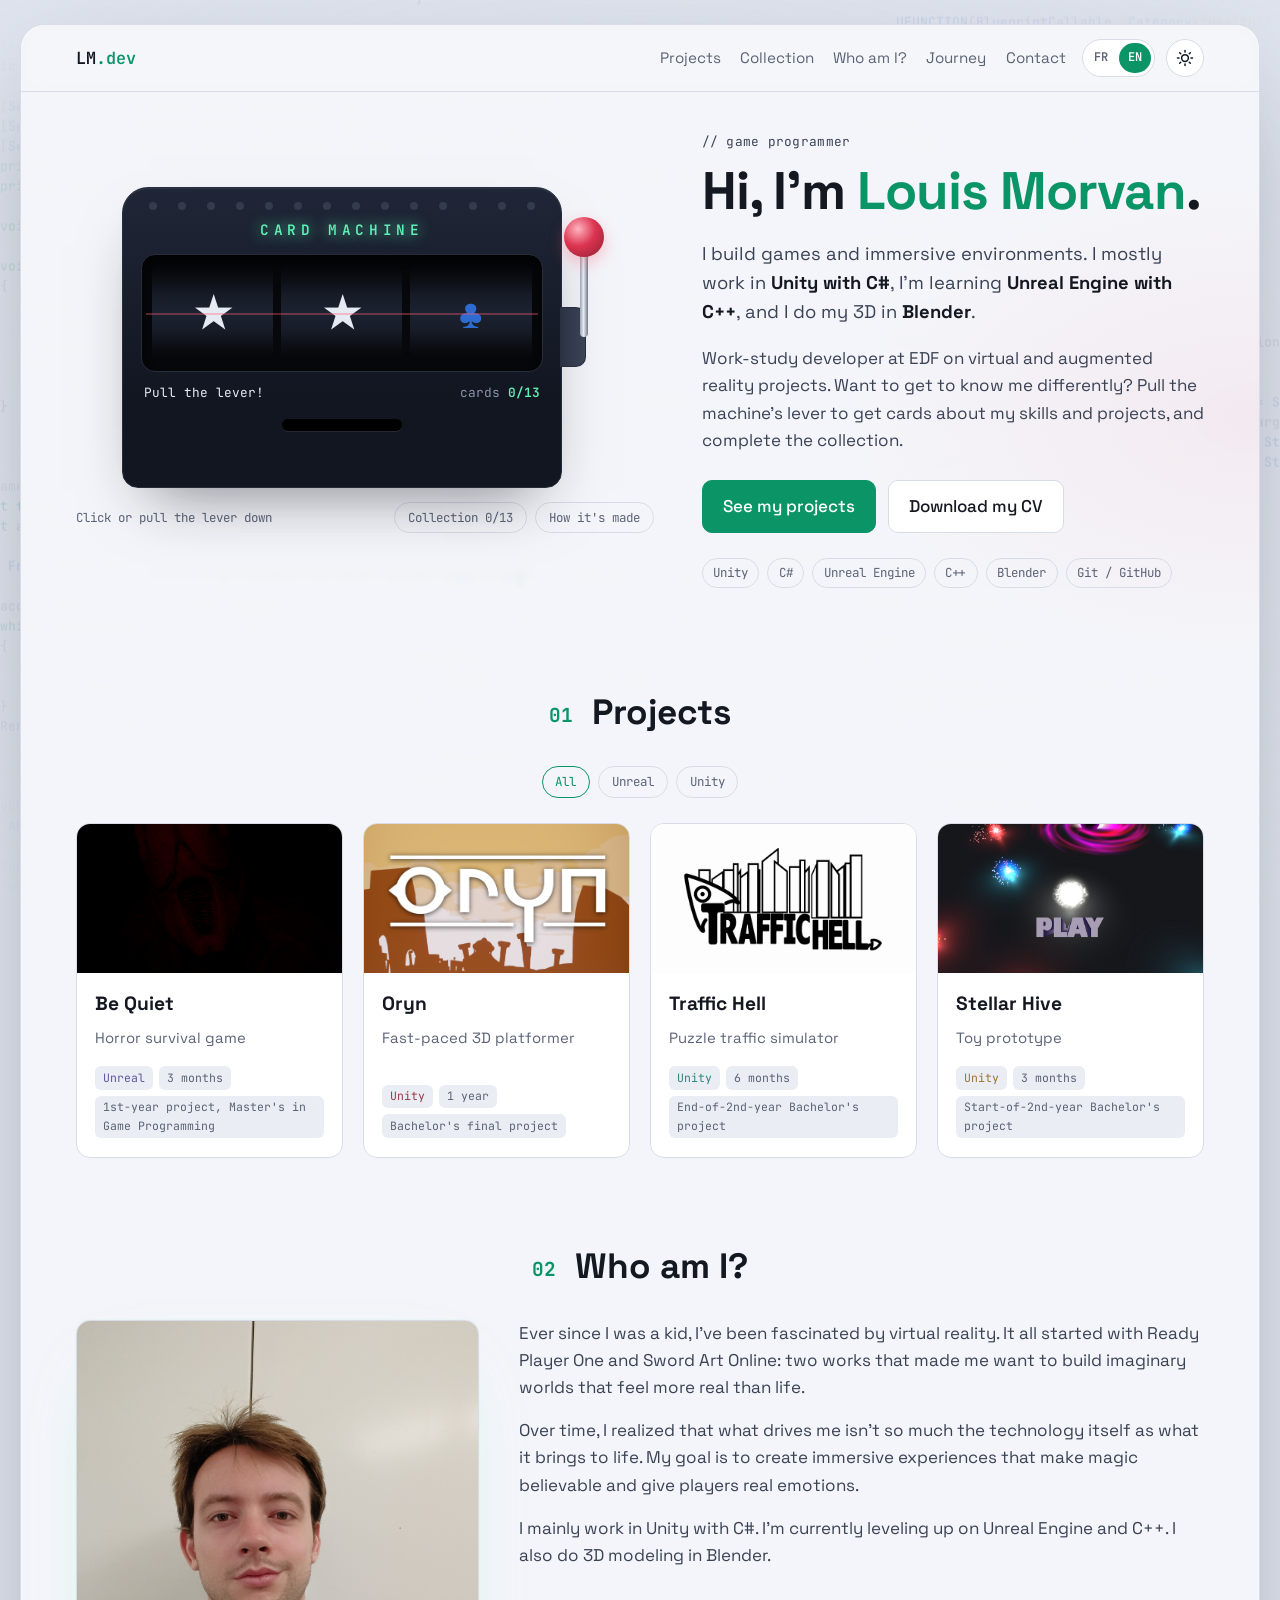
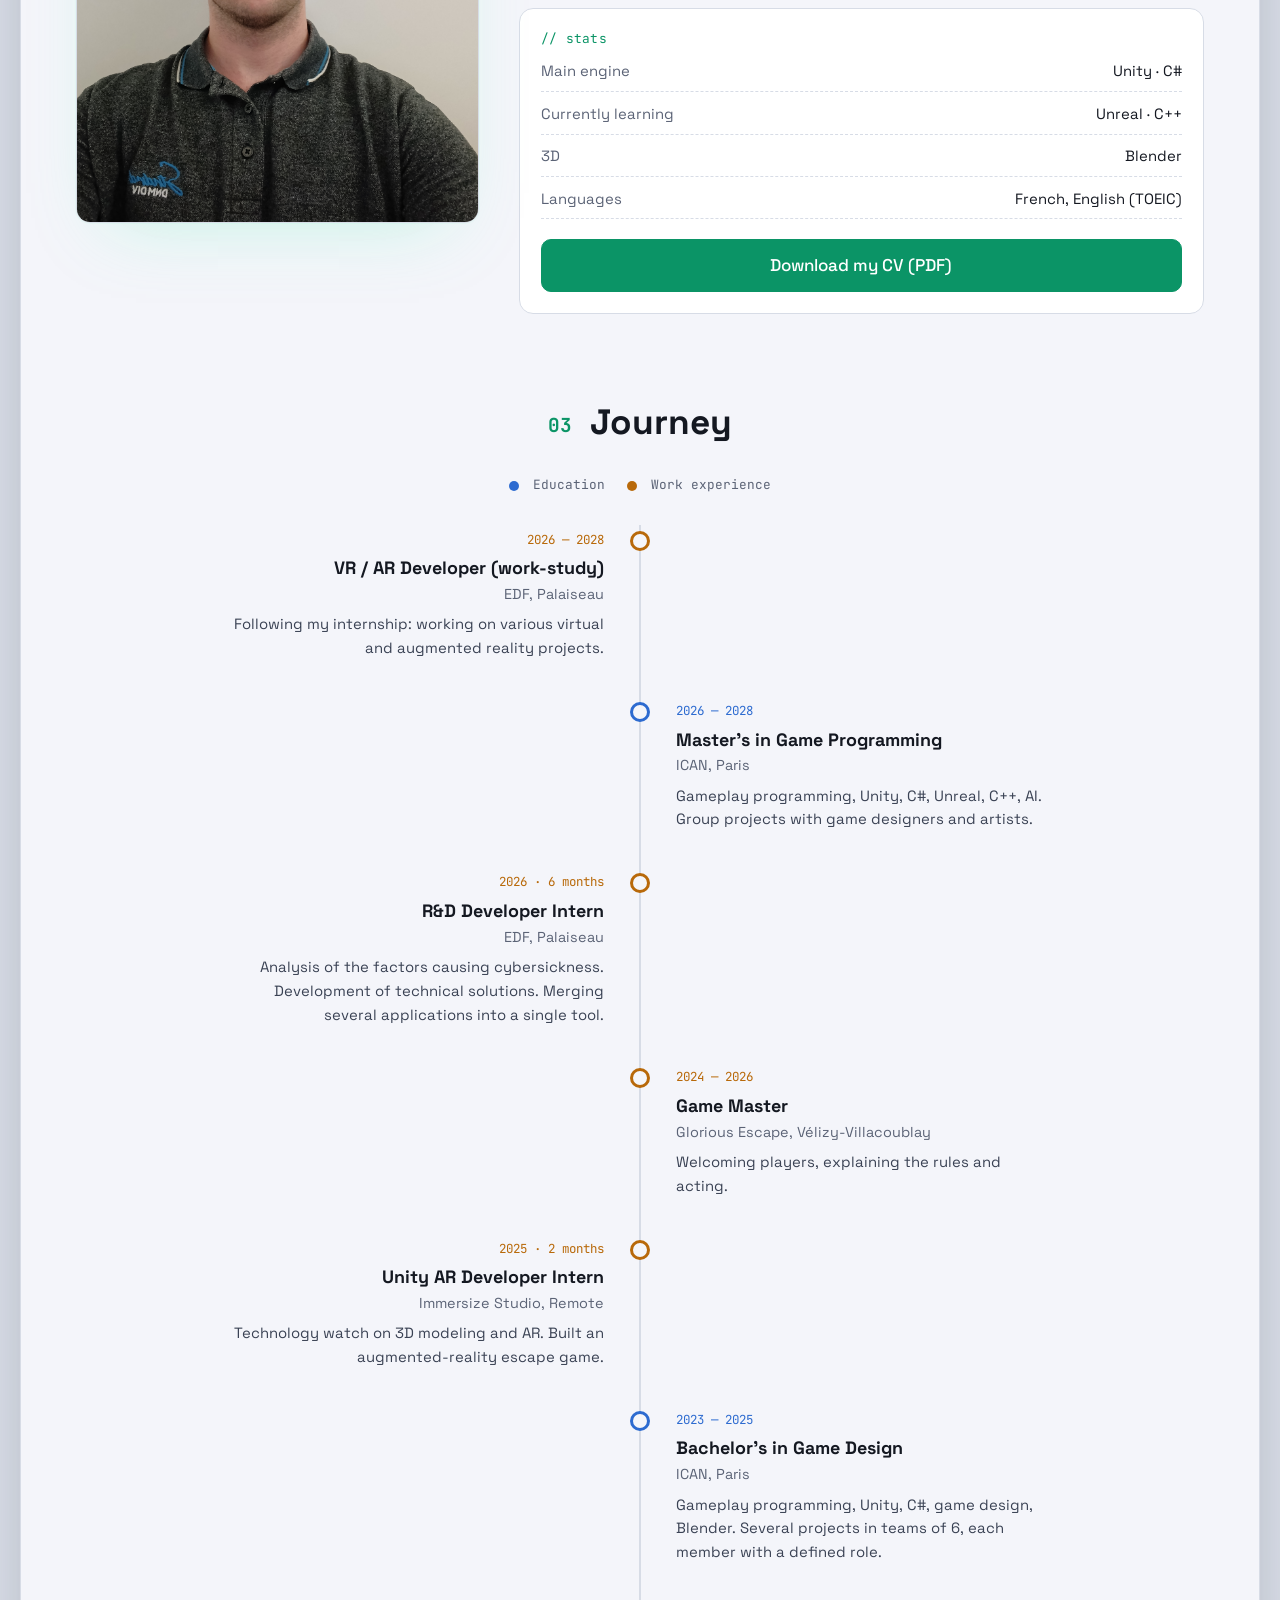
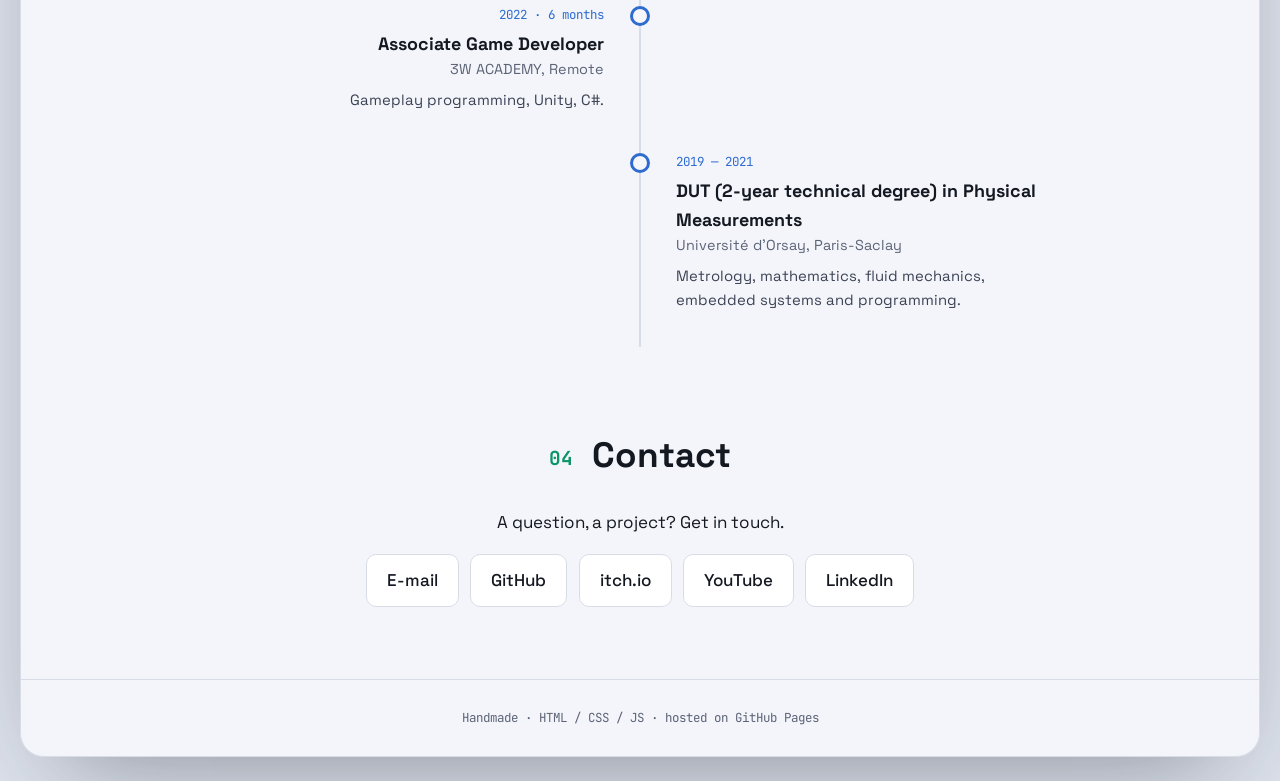
<file: index.html>
<!doctype html>
<html lang="fr" data-title-key="meta.title.home">
<head>
  <meta charset="utf-8">
  <meta name="viewport" content="width=device-width, initial-scale=1">
  <title>Louis Morvan · Game Programmer</title>
  <meta name="description" content="Portfolio de Louis Morvan, Game Programmer (Unity / C#, Unreal / C++).">
  <link rel="preconnect" href="https://fonts.googleapis.com">
  <link rel="preconnect" href="https://fonts.gstatic.com" crossorigin>
  <link href="https://fonts.googleapis.com/css2?family=JetBrains+Mono:wght@400;600&family=Space+Grotesk:wght@400;500;700&display=swap" rel="stylesheet">
  <link rel="stylesheet" href="css/style.css">
  <script src="js/theme.js"></script>
  <script src="js/i18n.js"></script>
</head>
<body>
  <div class="frame">
  <header class="topbar">
    <a class="brand" href="index.html">LM<span>.dev</span></a>
    <div class="top-right">
      <nav>
        <a href="#projets" data-i18n="nav.projects">Projets</a>
        <a href="collection.html" data-i18n="nav.collection">Collection</a>
        <a href="#about" data-i18n="nav.about">Qui suis-je ?</a>
        <a href="#parcours" data-i18n="nav.journey">Parcours</a>
        <a href="#contact" data-i18n="nav.contact">Contact</a>
      </nav>
      <button class="lang-toggle" id="langToggle" type="button" aria-label="Switch to English">
        <span data-lang="fr">FR</span><span data-lang="en">EN</span>
      </button>
      <button class="theme-toggle" id="themeToggle" type="button" aria-label="Changer de thème" data-i18n-attr="aria-label:theme.label">
        <svg class="moon" viewBox="0 0 24 24" fill="none" stroke="currentColor" stroke-width="2" stroke-linecap="round" stroke-linejoin="round" aria-hidden="true"><path d="M21 12.8A9 9 0 1 1 11.2 3a7 7 0 0 0 9.8 9.8z"/></svg>
        <svg class="sun" viewBox="0 0 24 24" fill="none" stroke="currentColor" stroke-width="2" stroke-linecap="round" aria-hidden="true"><circle cx="12" cy="12" r="4.5"/><path d="M12 2v2M12 20v2M4.9 4.9l1.4 1.4M17.7 17.7l1.4 1.4M2 12h2M20 12h2M4.9 19.1l1.4-1.4M17.7 6.3l1.4-1.4"/></svg>
      </button>
    </div>
  </header>

  <main class="wrap">
    <!-- HERO : jeu + intro -->
    <section class="hero" id="top">
      <div class="slot-shell">
        <div class="slot-area">
          <div class="machine" id="machine" aria-label="Machine à cartes">
            <div class="m-top">
              <div class="m-lights" id="mLights" aria-hidden="true"></div>
              <p class="m-title mono">CARD&nbsp;MACHINE</p>
            </div>
            <div class="m-window" aria-hidden="true">
              <div class="reel"><div class="strip"></div></div>
              <div class="reel"><div class="strip"></div></div>
              <div class="reel"><div class="strip"></div></div>
              <div class="payline"></div>
            </div>
            <div class="m-info mono">
              <span id="slotMsg" aria-live="polite" data-i18n="slot.pull">Tirez le levier !</span>
              <span><span data-i18n="machine.cards">cartes</span> <b data-card-count>0/0</b></span>
            </div>
            <div class="m-slot" aria-hidden="true">
              <div class="m-mouth"></div>
              <div class="eject-clip"><div class="card-eject" id="cardEject"></div></div>
            </div>
          </div>
          <div class="lever" id="lever">
            <div class="lever-base" aria-hidden="true"></div>
            <div class="lever-stick" id="leverStick" aria-hidden="true"></div>
            <button class="lever-ball" id="leverBall" type="button" aria-label="Tirer le levier" data-i18n-attr="aria-label:machine.lever"></button>
          </div>
        </div>
        <div class="game-bar">
          <span class="mono muted" data-i18n="machine.hint">Cliquez ou tirez le levier vers le bas</span>
          <div class="game-buttons">
            <a class="chip" href="collection.html"><span data-i18n="machine.collection">Collection</span> <span data-card-count>0/0</span></a>
            <button class="chip" id="btnHow" type="button" aria-expanded="false" data-i18n="how.btn">Comment c'est fait</button>
          </div>
        </div>
        <div class="how" id="howPanel" hidden>
          <p class="mono label" data-i18n="how.title">// sous le capot</p>
          <ul>
            <li data-i18n-html="how.1"><b>Tirage pondéré sans remise</b> : chaque rareté a un poids, et une carte obtenue sort du tirage. Pas de doublon possible.</li>
            <li data-i18n-html="how.2"><b>Rouleaux</b> : bandes de symboles générées à chaque tirage, animées en CSS avec une courbe qui dépasse légèrement pour l'effet de rebond. Les cartes Or font durer le 3e rouleau.</li>
            <li data-i18n-html="how.3"><b>Levier</b> : glisser avec les Pointer Events, retour en ressort (<i>ease-out-back</i>) calculé à la main.</li>
            <li data-i18n-html="how.4"><b>Sauvegarde</b> de la collection dans le navigateur (localStorage).</li>
            <li data-i18n-html="how.5">Toutes les cartes sont décrites dans un seul fichier de données, comme des ScriptableObjects.</li>
          </ul>
          <p class="mono label" style="margin-top:.8rem" data-i18n="how.odds">// chances au prochain tirage</p>
          <ul class="odds" id="slotOdds"></ul>
        </div>
      </div>

      <div class="intro">
        <p class="mono label">// game programmer</p>
        <h1 data-i18n-html="hero.title">Salut, je suis <span class="accent">Louis Morvan</span>.</h1>
        <p class="lead" data-i18n-html="hero.lead">Je développe des jeux et des environnements immersifs. Je travaille surtout sur
          <b>Unity en C#</b>, j'apprends <b>Unreal Engine en C++</b>, et je fais ma 3D sur <b>Blender</b>.</p>
        <p data-i18n-html="hero.text">En alternance chez EDF sur des projets de réalité virtuelle et augmentée. Envie de me découvrir autrement ? Tirez le levier de la machine pour obtenir des cartes
          sur mes compétences et mes projets, et complétez la collection.</p>
        <div class="cta">
          <a class="btn primary" href="#projets" data-i18n="hero.projects">Voir mes projets</a>
          <a class="btn" href="assets/CV_Louis_Morvan.pdf" download data-i18n="hero.cv">Télécharger mon CV</a>
        </div>
        <ul class="tags" id="skillTags"></ul>
      </div>
    </section>

    <!-- PROJETS -->
    <section id="projets" class="section">
      <h2 class="section-title"><span class="mono">01</span> <span data-i18n="section.projects">Projets</span></h2>
      <div class="filters" id="filters" role="group" aria-label="Filtrer les projets"></div>
      <div class="cards" id="projectCards"></div>
    </section>

    <!-- QUI SUIS-JE -->
    <section id="about" class="section">
      <h2 class="section-title"><span class="mono">02</span> <span data-i18n="section.about">Qui suis-je ?</span></h2>
      <div class="about">
        <figure class="about-photo" id="aboutPhoto">
          <!-- Rempli par site.js : la photo définie dans data.js (photo: "assets/photo.jpg"), sinon un placeholder -->
        </figure>
        <div class="about-main">
        <div class="about-text" id="aboutText"></div>
        <aside class="about-card">
          <p class="mono label">// stats</p>
          <dl class="stats" id="aboutStats"></dl>
          <a class="btn primary full" href="assets/CV_Louis_Morvan.pdf" download data-i18n="about.cv">Télécharger mon CV (PDF)</a>
        </aside>
        </div>
      </div>
    </section>

    <!-- PARCOURS -->
    <section id="parcours" class="section">
      <h2 class="section-title"><span class="mono">03</span> <span data-i18n="section.journey">Parcours</span></h2>
      <div class="timeline-legend mono">
        <span><i class="dot edu"></i> <span data-i18n="journey.edu">Études</span></span>
        <span><i class="dot pro"></i> <span data-i18n="journey.pro">Expérience pro</span></span>
      </div>
      <ol class="timeline" id="timeline"></ol>
    </section>

    <!-- CONTACT -->
    <section id="contact" class="section contact">
      <h2 class="section-title"><span class="mono">04</span> <span data-i18n="section.contact">Contact</span></h2>
      <p data-i18n="contact.text">Une question, un projet ? Écrivez-moi.</p>
      <div class="links" id="contactLinks"></div>
    </section>
  </main>

  <footer class="footer mono muted" data-i18n="footer">Fait main · HTML / CSS / JS · hébergé sur GitHub Pages</footer>
  </div>

  <script>I18N.applyStatic();</script>
  <script src="js/bg.js"></script>

  <script src="js/data.js"></script>
  <script src="js/data.en.js"></script>
  <script src="js/site.js"></script>
  <script src="js/cards.js"></script>
  <script src="js/slots.js"></script>
</body>
</html>
</file>
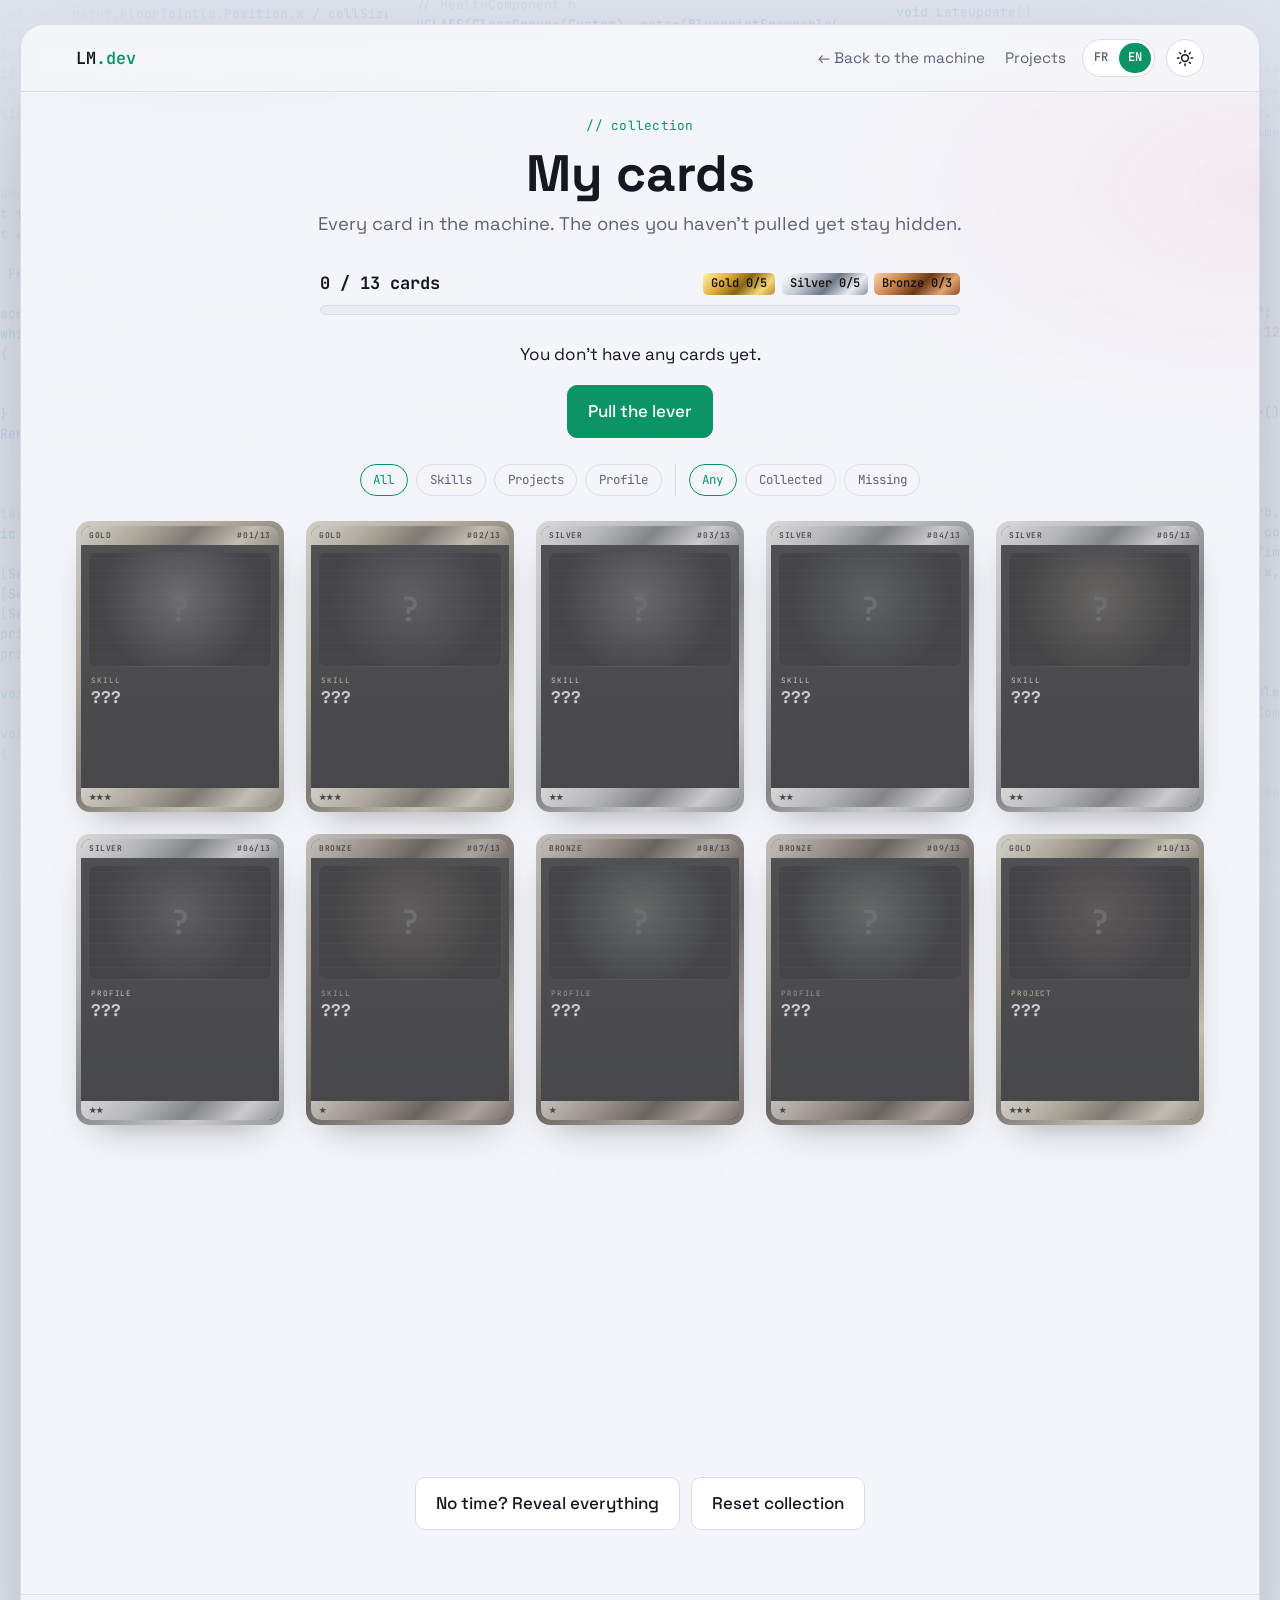
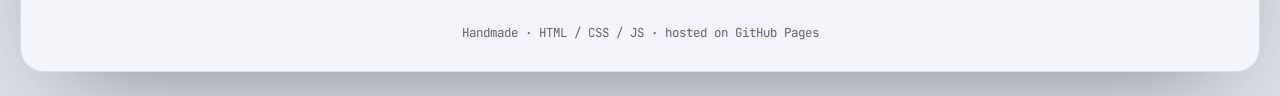
<file: collection.html>
<!doctype html>
<html lang="fr" data-title-key="meta.title.collection">
<head>
  <meta charset="utf-8">
  <meta name="viewport" content="width=device-width, initial-scale=1">
  <title>Collection · Louis Morvan</title>
  <meta name="description" content="Les cartes obtenues avec la machine du portfolio de Louis Morvan.">
  <link rel="preconnect" href="https://fonts.googleapis.com">
  <link rel="preconnect" href="https://fonts.gstatic.com" crossorigin>
  <link href="https://fonts.googleapis.com/css2?family=JetBrains+Mono:wght@400;600&family=Space+Grotesk:wght@400;500;700&display=swap" rel="stylesheet">
  <link rel="stylesheet" href="css/style.css">
  <script src="js/theme.js"></script>
  <script src="js/i18n.js"></script>
</head>
<body>
  <div class="frame">
  <header class="topbar">
    <a class="brand" href="index.html">LM<span>.dev</span></a>
    <div class="top-right">
      <nav>
        <a href="index.html" data-i18n="nav.backMachine">← Retour à la machine</a>
        <a href="index.html#projets" data-i18n="nav.projects">Projets</a>
      </nav>
      <button class="lang-toggle" id="langToggle" type="button" aria-label="Switch to English">
        <span data-lang="fr">FR</span><span data-lang="en">EN</span>
      </button>
      <button class="theme-toggle" id="themeToggle" type="button" aria-label="Changer de thème" data-i18n-attr="aria-label:theme.label">
        <svg class="moon" viewBox="0 0 24 24" fill="none" stroke="currentColor" stroke-width="2" stroke-linecap="round" stroke-linejoin="round" aria-hidden="true"><path d="M21 12.8A9 9 0 1 1 11.2 3a7 7 0 0 0 9.8 9.8z"/></svg>
        <svg class="sun" viewBox="0 0 24 24" fill="none" stroke="currentColor" stroke-width="2" stroke-linecap="round" aria-hidden="true"><circle cx="12" cy="12" r="4.5"/><path d="M12 2v2M12 20v2M4.9 4.9l1.4 1.4M17.7 17.7l1.4 1.4M2 12h2M20 12h2M4.9 19.1l1.4-1.4M17.7 6.3l1.4-1.4"/></svg>
      </button>
    </div>
  </header>

  <main class="wrap collection" id="collectionRoot">
    <div class="p-head">
      <p class="label" data-i18n="col.label">// collection</p>
      <h1 data-i18n="col.title">Mes cartes</h1>
      <p class="tagline" data-i18n="col.tagline">Toutes les cartes de la machine. Celles que vous n'avez pas encore tirées restent cachées.</p>
    </div>

    <div class="col-progress">
      <div class="col-progress-top">
        <b id="colProgress" class="mono">0 / 0 cartes</b>
        <span id="colRarity" class="col-rarity"></span>
      </div>
      <div class="col-track"><div class="col-bar" id="colBar"></div></div>
    </div>

    <div class="col-empty" id="colEmpty" hidden>
      <p data-i18n="col.empty">Vous n'avez encore aucune carte.</p>
      <a class="btn primary" href="index.html" data-i18n="col.pull">Tirer le levier</a>
    </div>

    <div class="filters" id="colFilters" role="group" aria-label="Filtrer les cartes" data-i18n-attr="aria-label:col.filters">
      <button class="chip" type="button" data-group="kind" data-v="all" aria-pressed="true" data-i18n="col.f.all">Toutes</button>
      <button class="chip" type="button" data-group="kind" data-v="skill" aria-pressed="false" data-i18n="col.f.skills">Compétences</button>
      <button class="chip" type="button" data-group="kind" data-v="project" aria-pressed="false" data-i18n="col.f.projects">Projets</button>
      <button class="chip" type="button" data-group="kind" data-v="profile" aria-pressed="false" data-i18n="col.f.profile">Profil</button>
      <span class="filter-sep" aria-hidden="true"></span>
      <button class="chip" type="button" data-group="own" data-v="all" aria-pressed="true" data-i18n="col.f.any">Tout</button>
      <button class="chip" type="button" data-group="own" data-v="owned" aria-pressed="false" data-i18n="col.f.owned">Obtenues</button>
      <button class="chip" type="button" data-group="own" data-v="missing" aria-pressed="false" data-i18n="col.f.missing">Manquantes</button>
    </div>

    <div class="tgrid" id="colGrid"></div>

    <div class="col-tools">
      <button class="btn" type="button" id="btnUnlock" data-i18n="col.unlock">Pas le temps ? Tout révéler</button>
      <button class="btn" type="button" id="btnReset" data-i18n="col.reset">Remettre à zéro</button>
    </div>
  </main>

  <footer class="footer mono muted" data-i18n="footer">Fait main · HTML / CSS / JS · hébergé sur GitHub Pages</footer>
  </div>

  <script>I18N.applyStatic();</script>
  <script src="js/bg.js"></script>

  <script src="js/data.js"></script>
  <script src="js/data.en.js"></script>
  <script src="js/cards.js"></script>
</body>
</html>
</file>
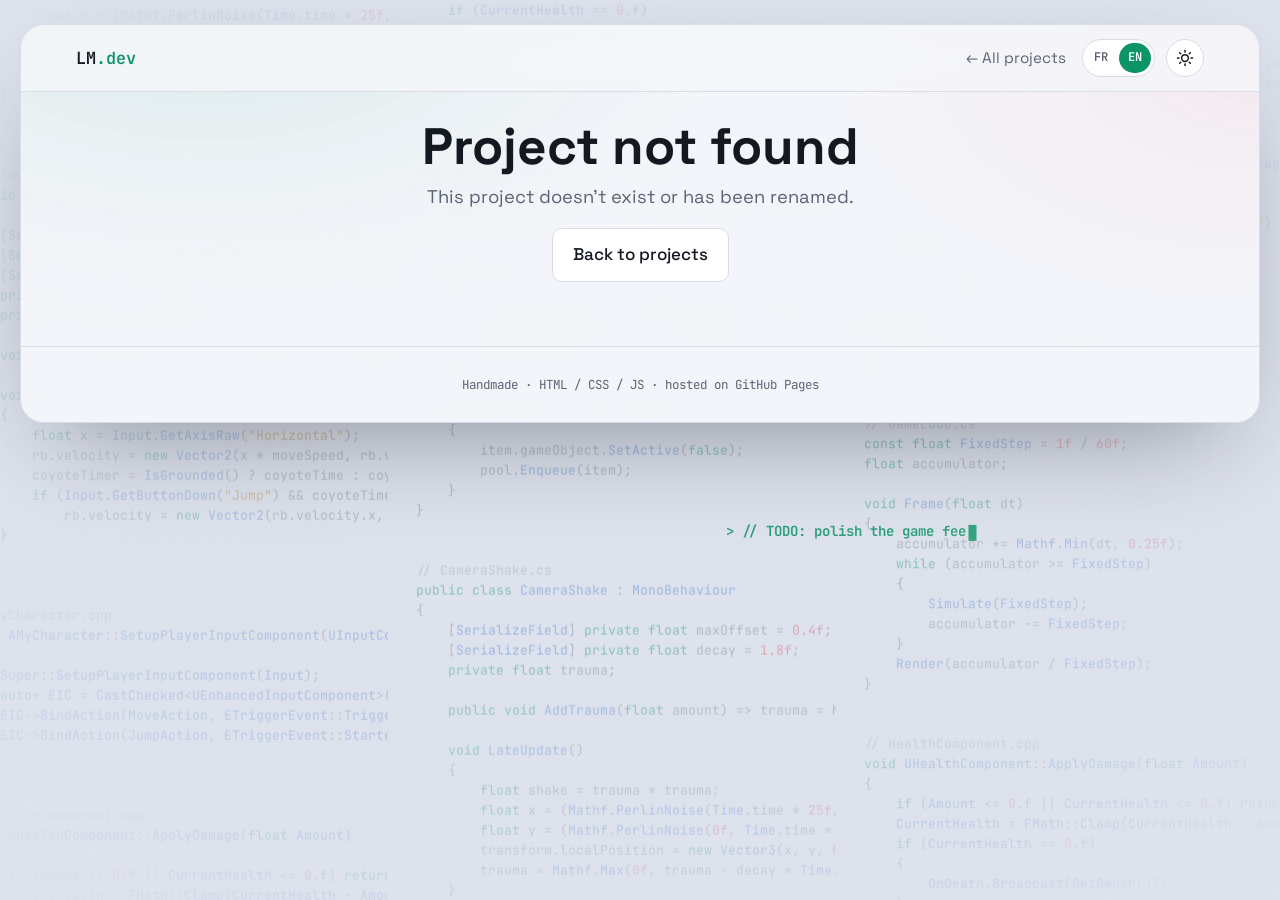
<file: project.html>
<!doctype html>
<html lang="fr" data-title-key="meta.title.project">
<head>
  <meta charset="utf-8">
  <meta name="viewport" content="width=device-width, initial-scale=1">
  <title>Projet · Louis Morvan</title>
  <link rel="preconnect" href="https://fonts.googleapis.com">
  <link rel="preconnect" href="https://fonts.gstatic.com" crossorigin>
  <link href="https://fonts.googleapis.com/css2?family=JetBrains+Mono:wght@400;600&family=Space+Grotesk:wght@400;500;700&display=swap" rel="stylesheet">
  <link rel="stylesheet" href="css/style.css">
  <script src="js/theme.js"></script>
  <script src="js/i18n.js"></script>
</head>
<body>
  <div class="frame">
  <header class="topbar">
    <a class="brand" href="index.html">LM<span>.dev</span></a>
    <div class="top-right">
      <nav>
        <a href="index.html#projets" data-i18n="nav.allProjects">← Tous les projets</a>
      </nav>
      <button class="lang-toggle" id="langToggle" type="button" aria-label="Switch to English">
        <span data-lang="fr">FR</span><span data-lang="en">EN</span>
      </button>
      <button class="theme-toggle" id="themeToggle" type="button" aria-label="Changer de thème" data-i18n-attr="aria-label:theme.label">
        <svg class="moon" viewBox="0 0 24 24" fill="none" stroke="currentColor" stroke-width="2" stroke-linecap="round" stroke-linejoin="round" aria-hidden="true"><path d="M21 12.8A9 9 0 1 1 11.2 3a7 7 0 0 0 9.8 9.8z"/></svg>
        <svg class="sun" viewBox="0 0 24 24" fill="none" stroke="currentColor" stroke-width="2" stroke-linecap="round" aria-hidden="true"><circle cx="12" cy="12" r="4.5"/><path d="M12 2v2M12 20v2M4.9 4.9l1.4 1.4M17.7 17.7l1.4 1.4M2 12h2M20 12h2M4.9 19.1l1.4-1.4M17.7 6.3l1.4-1.4"/></svg>
      </button>
    </div>
  </header>

  <main class="wrap project-page" id="projectRoot">
    <p class="muted" data-i18n="loading">Chargement…</p>
  </main>

  <footer class="footer mono muted" data-i18n="footer">Fait main · HTML / CSS / JS · hébergé sur GitHub Pages</footer>
  </div>

  <script>I18N.applyStatic();</script>
  <script src="js/bg.js"></script>

  <script src="js/data.js"></script>
  <script src="js/data.en.js"></script>
  <script src="js/site.js"></script>
</body>
</html>
</file>
<file: css/style.css>
:root {
  --bg: #0d0f14;
  --bg-2: #141821;
  --panel: #181d28;
  --line: #262d3b;
  --text: #e8ebf2;
  --muted: #8b93a7;
  --text-2: #c9cfdc;
  --accent: #5ef0b5;
  --on-accent: #062317;
  --accent-2: #ff5d73;
  --edu: #6aa8ff;
  --pro: #ffb84d;
  --topbar: rgba(13, 15, 20, .82);
  --glow-1: rgba(94, 240, 181, .08);
  --glow-2: rgba(255, 93, 115, .06);
  --placeholder: #2a3142;
  --page-bg: #05060a;
  --frame-bg: rgba(13, 15, 20, .96);
  --frame-r: 24px;
  --code-base: rgba(139, 147, 167, .20);
  --code-kw: rgba(94, 240, 181, .30);
  --code-type: rgba(106, 168, 255, .28);
  --code-str: rgba(255, 184, 77, .28);
  --code-com: rgba(139, 147, 167, .12);
  --code-num: rgba(255, 93, 115, .28);
  color-scheme: dark;
  --radius: 14px;
  --max: 1160px;
  --font: "Space Grotesk", system-ui, sans-serif;
  --mono: "JetBrains Mono", ui-monospace, monospace;
}

* { box-sizing: border-box; }
html { scroll-behavior: smooth; }
html { background: var(--page-bg); }
body {
  margin: 0;
  background: transparent;
  color: var(--text);
  font-family: var(--font);
  font-size: 17px;
  line-height: 1.6;
  -webkit-font-smoothing: antialiased;
  transition: background-color .3s, color .3s;
}
a { color: inherit; }
img { max-width: 100%; display: block; }
button { font: inherit; }
code, kbd { font-family: var(--mono); font-size: .85em; background: var(--bg-2); border: 1px solid var(--line); border-radius: 5px; padding: 0 .35em; }

.mono { font-family: var(--mono); }
.muted { color: var(--muted); }
.accent { color: var(--accent); }
.label { font-family: var(--mono); font-size: .8rem; color: var(--accent); margin: 0 0 .6rem; letter-spacing: .02em; }

/* ---------- Layout ---------- */
.wrap { max-width: var(--max); margin: 0 auto; padding: 0 16px; }
.topbar {
  position: sticky; top: 0; z-index: 20;
  display: flex; align-items: center; justify-content: space-between; gap: 1rem;
  padding: 14px max(16px, calc((100% - var(--max)) / 2 + 16px));
  background: var(--topbar); backdrop-filter: blur(10px);
  border-bottom: 1px solid var(--line); border-radius: var(--frame-r) var(--frame-r) 0 0;
}
.brand { font-family: var(--mono); font-weight: 600; text-decoration: none; font-size: 1.05rem; }
.brand span { color: var(--accent); }
.topbar nav { display: flex; gap: 1.2rem; flex-wrap: wrap; }
.topbar nav a { text-decoration: none; color: var(--muted); font-size: .95rem; }
.topbar nav a:hover { color: var(--text); }

.section { padding: 72px 0 8px; }
.section-title { font-size: clamp(1.6rem, 3vw, 2.2rem); margin: 0 0 1.6rem; text-align: center; }
.section-title .mono { color: var(--accent); font-size: .55em; vertical-align: middle; margin-right: .5em; }

/* ---------- Buttons ---------- */
.btn {
  display: inline-flex; align-items: center; justify-content: center; gap: .5rem;
  padding: .75rem 1.25rem; border-radius: 10px; border: 1px solid var(--line);
  background: var(--panel); color: var(--text); text-decoration: none; font-weight: 500;
  transition: transform .15s, border-color .15s, background .15s;
}
.btn:hover { transform: translateY(-2px); border-color: var(--accent); }
.btn.primary { background: var(--accent); color: var(--on-accent); border-color: var(--accent); }
.btn.full { width: 100%; }
.chip {
  font-family: var(--mono); font-size: .78rem; color: var(--muted);
  background: transparent; border: 1px solid var(--line); border-radius: 999px;
  padding: .3rem .8rem; cursor: pointer;
}
.chip:hover, .chip[aria-pressed="true"], .chip[aria-expanded="true"] { color: var(--accent); border-color: var(--accent); }

/* ---------- Hero ---------- */
.hero {
  display: grid; grid-template-columns: minmax(0, 1.15fr) minmax(0, 1fr);
  gap: 48px; align-items: center; padding: 40px 0 24px;
}
.game-bar { display: flex; justify-content: space-between; align-items: center; gap: .8rem; margin-top: .9rem; flex-wrap: wrap; font-size: .78rem; }
.game-buttons { display: flex; gap: .5rem; }
.game-buttons a.chip { text-decoration: none; }
.how { margin-top: .8rem; background: var(--panel); border: 1px solid var(--line); border-radius: var(--radius); padding: 1rem 1.2rem; font-size: .92rem; }
.how ul { margin: 0; padding-left: 1.1rem; }
.how li { margin: .25rem 0; }
.how .odds { list-style: none; padding: 0; display: flex; gap: 1rem; flex-wrap: wrap; font-family: var(--mono); font-size: .82rem; }

.intro h1 { font-size: clamp(2rem, 4.4vw, 3.3rem); line-height: 1.1; margin: 0 0 1rem; letter-spacing: -.02em; }
.intro .lead { font-size: 1.15rem; }
.intro p { color: var(--text-2); }
.intro b { color: var(--text); }
.cta { display: flex; gap: .8rem; flex-wrap: wrap; margin: 1.6rem 0; }
.tags { list-style: none; padding: 0; margin: 0; display: flex; flex-wrap: wrap; gap: .5rem; }
.tags li { font-family: var(--mono); font-size: .78rem; padding: .25rem .65rem; border: 1px solid var(--line); border-radius: 999px; color: var(--muted); }

/* ---------- Projects ---------- */
.filters { display: flex; justify-content: center; flex-wrap: wrap; gap: .5rem; margin-bottom: 1.6rem; }
.cards { display: grid; grid-template-columns: repeat(auto-fill, minmax(260px, 1fr)); gap: 20px; }
.card {
  --c: var(--accent);
  position: relative; display: flex; flex-direction: column;
  background: var(--panel); border: 1px solid var(--line); border-radius: var(--radius);
  overflow: hidden; text-decoration: none; transition: transform .2s, border-color .2s, box-shadow .2s;
}
.card:hover, .card:focus-visible { transform: translateY(-4px); border-color: var(--c); box-shadow: 0 20px 50px -25px var(--c); outline: none; }
.card .cover { aspect-ratio: 16 / 9; background: var(--bg-2); position: relative; overflow: hidden; }
.card .cover img { width: 100%; height: 100%; object-fit: cover; }
.cover-gen { width: 100%; height: 100%; display: grid; place-items: center; font-family: var(--mono); font-size: 2.4rem; font-weight: 600; color: var(--c);
  background: radial-gradient(circle at 30% 30%, color-mix(in srgb, var(--c) 25%, transparent), transparent 60%),
              repeating-linear-gradient(0deg, transparent 0 23px, rgba(255,255,255,.04) 23px 24px),
              repeating-linear-gradient(90deg, transparent 0 23px, rgba(255,255,255,.04) 23px 24px), var(--bg-2); }
.card .body { padding: 1rem 1.1rem 1.2rem; display: flex; flex-direction: column; gap: .35rem; flex: 1; }
.card h3 { margin: 0; font-size: 1.2rem; }
.card p { margin: 0; color: var(--muted); font-size: .93rem; }
.card .meta { display: flex; flex-wrap: wrap; gap: .4rem; margin-top: auto; padding-top: .7rem; }
.card .meta span { font-family: var(--mono); font-size: .72rem; padding: .15rem .5rem; border-radius: 6px; background: var(--bg-2); color: var(--muted); }
.card .meta span:first-child { color: var(--c); }
.card .arrow { position: absolute; top: .8rem; right: .8rem; font-family: var(--mono); background: rgba(0,0,0,.55); padding: .1rem .5rem; border-radius: 6px; opacity: 0; transition: opacity .2s; }
.card:hover .arrow { opacity: 1; }

/* ---------- About ---------- */
.about { display: grid; grid-template-columns: minmax(0, 1fr) minmax(0, 1.7fr); gap: 40px; align-items: start; }
.about-main { display: grid; gap: 1.4rem; }
.about-photo { margin: 0; aspect-ratio: 4 / 5; border-radius: var(--radius); overflow: hidden; position: relative;
  border: 1px solid var(--line); background: var(--panel);
  box-shadow: 0 0 0 1px rgba(94, 240, 181, .06), 0 30px 70px -35px rgba(94, 240, 181, .35); }
.about-photo img { width: 100%; height: 100%; object-fit: cover; }
.photo-placeholder { position: absolute; inset: 0; display: flex; flex-direction: column; align-items: center; justify-content: center; gap: .4rem;
  font-size: .8rem; color: var(--accent);
  background: repeating-linear-gradient(45deg, transparent 0 14px, rgba(255,255,255,.025) 14px 28px), var(--bg-2);
  outline: 2px dashed var(--line); outline-offset: -12px; border-radius: inherit; }
.photo-placeholder svg { width: 42%; fill: var(--placeholder); margin-bottom: .6rem; }
.about-text p { margin: 0 0 1rem; color: var(--text-2); }
.about-card { background: var(--panel); border: 1px solid var(--line); border-radius: var(--radius); padding: 1.3rem; }
.stats { margin: 0 0 1.2rem; display: grid; gap: .6rem; }
.stats div { display: flex; justify-content: space-between; gap: 1rem; border-bottom: 1px dashed var(--line); padding-bottom: .5rem; font-size: .93rem; }
.stats dt { color: var(--muted); }
.stats dd { margin: 0; text-align: right; }

/* ---------- Timeline ---------- */
.timeline-legend { display: flex; justify-content: center; gap: 1.4rem; font-size: .8rem; color: var(--muted); margin-bottom: 1.8rem; }
.dot { display: inline-block; width: 10px; height: 10px; border-radius: 50%; margin-right: .35rem; vertical-align: middle; }
.dot.edu { background: var(--edu); } .dot.pro { background: var(--pro); }
.timeline { list-style: none; margin: 0 auto; padding: 0; position: relative; max-width: 900px; }
.timeline::before { content: ""; position: absolute; left: 50%; top: 0; bottom: 0; width: 2px; background: var(--line); transform: translateX(-50%); }
.tl-item { position: relative; width: 50%; padding: 0 36px 36px; }
.tl-item:nth-child(odd) { left: 0; text-align: right; }
.tl-item:nth-child(even) { left: 50%; }
.tl-item::after { content: ""; position: absolute; top: 6px; width: 14px; height: 14px; border-radius: 50%; background: var(--bg); border: 3px solid var(--edu); }
.tl-item.pro::after { border-color: var(--pro); }
.tl-item:nth-child(odd)::after { right: -10px; }
.tl-item:nth-child(even)::after { left: -10px; }
.tl-item .date { font-family: var(--mono); font-size: .78rem; color: var(--edu); }
.tl-item.pro .date { color: var(--pro); }
.tl-item h3 { margin: .15rem 0 0; font-size: 1.12rem; }
.tl-item .place { color: var(--muted); font-size: .9rem; }
.tl-item p { margin: .4rem 0 0; font-size: .93rem; color: var(--text-2); }
.tl-item { opacity: 0; transform: translateY(16px); transition: opacity .5s, transform .5s; }
.tl-item.in { opacity: 1; transform: none; }

/* ---------- Contact / footer ---------- */
.contact { text-align: center; }
.links { display: flex; justify-content: center; flex-wrap: wrap; gap: .7rem; margin-top: 1rem; }
.footer { text-align: center; padding: 64px 16px 32px; font-size: .78rem; }

/* ---------- Project page (style Inspector) ---------- */
.project-page { padding-top: 24px; }
.p-head { text-align: center; max-width: 760px; margin: 0 auto 2rem; }
.p-head h1 { font-size: clamp(2rem, 5vw, 3.2rem); margin: .2rem 0 .4rem; line-height: 1.1; }
.p-head .tagline { color: var(--muted); font-size: 1.15rem; margin: 0; }
.p-grid { display: grid; grid-template-columns: minmax(0, 1.7fr) minmax(0, 1fr); gap: 28px; align-items: start; }
.media { border-radius: var(--radius); overflow: hidden; border: 1px solid var(--line); background: var(--bg-2); aspect-ratio: 16 / 9; position: relative; }
.media iframe { width: 100%; height: 100%; border: 0; display: block; }
.yt-lite { all: unset; cursor: pointer; position: absolute; inset: 0; background-size: cover; background-position: center; display: grid; place-items: center; }
.yt-lite::after { content: "▶"; width: 72px; height: 50px; border-radius: 12px; background: rgba(0,0,0,.7); color: #fff; display: grid; place-items: center; font-size: 1.4rem; }
.yt-lite:hover::after { background: #e62117; }
.media .empty { position: absolute; inset: 0; display: grid; place-items: center; color: var(--muted); font-family: var(--mono); font-size: .85rem; text-align: center; padding: 1rem; }
.block { margin-top: 2rem; }
.block h2 { font-size: 1.3rem; margin: 0 0 .8rem; }
.block ul { padding-left: 1.2rem; margin: 0; }
.block li { margin: .35rem 0; color: var(--text-2); }
.challenge { background: var(--panel); border: 1px solid var(--line); border-left: 3px solid var(--c, var(--accent)); border-radius: 10px; padding: .9rem 1.1rem; margin-bottom: .8rem; }
.challenge h3 { margin: 0 0 .3rem; font-size: 1rem; }
.challenge p { margin: 0; color: var(--text-2); font-size: .95rem; }
.itch-embed { width: 100%; max-width: 552px; height: 167px; border: 0; border-radius: 10px; }

.inspector { position: sticky; top: 76px; background: var(--panel); border: 1px solid var(--line); border-radius: var(--radius); overflow: hidden; font-size: .88rem; }
.inspector header { display: flex; align-items: center; gap: .5rem; padding: .6rem .9rem; background: var(--bg-2); border-bottom: 1px solid var(--line); font-family: var(--mono); font-size: .78rem; color: var(--muted); }
.inspector header b { color: var(--text); }
.comp { border-bottom: 1px solid var(--line); }
.comp summary { list-style: none; cursor: pointer; padding: .55rem .9rem; font-family: var(--mono); font-size: .8rem; font-weight: 600; display: flex; gap: .5rem; align-items: center; }
.comp summary::-webkit-details-marker { display: none; }
.comp summary::before { content: "▸"; color: var(--muted); transition: transform .15s; }
.comp[open] summary::before { transform: rotate(90deg); }
.comp summary i { width: 10px; height: 10px; border-radius: 2px; background: var(--c, var(--accent)); }
.field { display: grid; grid-template-columns: 42% 1fr; gap: .5rem; padding: .3rem .9rem .3rem 1.9rem; align-items: center; }
.field span:first-child { color: var(--muted); }
.field span:last-child { background: var(--bg); border: 1px solid var(--line); border-radius: 5px; padding: .15rem .5rem; overflow-wrap: anywhere; }
.comp .pad { height: .4rem; }
.inspector .actions { padding: .9rem; display: grid; gap: .5rem; }
.p-nav { display: flex; justify-content: space-between; gap: 1rem; margin-top: 3rem; flex-wrap: wrap; }

/* ---------- Responsive ---------- */
@media (max-width: 900px) {
  .hero, .about, .p-grid { grid-template-columns: 1fr; }
  .hero { gap: 28px; padding-top: 16px; }
  .intro { text-align: center; }
  .cta, .tags { justify-content: center; }
  .inspector { position: static; }
}
@media (max-width: 640px) {
  .topbar nav { gap: .8rem; }
  .topbar nav a { font-size: .85rem; }
  .timeline::before { left: 10px; }
  .tl-item, .tl-item:nth-child(even), .tl-item:nth-child(odd) { width: 100%; left: 0; text-align: left; padding: 0 0 28px 32px; }
  .tl-item:nth-child(odd)::after, .tl-item:nth-child(even)::after { left: 0; right: auto; }
}
@media (prefers-reduced-motion: reduce) {
  html { scroll-behavior: auto; }
  .tl-item { opacity: 1; transform: none; transition: none; }
}

/* =========================================================================
   MACHINE À SOUS
   ========================================================================= */
.slot-area { display: flex; align-items: center; justify-content: center; }
.machine {
  position: relative; flex: 1; max-width: 440px; cursor: pointer; user-select: none;
  background: linear-gradient(180deg, #1f2637, #121621 70%);
  border: 1px solid var(--line); border-radius: 26px 26px 16px 16px; padding: 14px 18px 0;
  box-shadow: inset 0 1px 0 rgba(255,255,255,.07), 0 30px 80px -30px rgba(94,240,181,.28);
  --light: var(--accent);
}
.m-lights { display: flex; justify-content: space-between; padding: 0 8px; }
.m-lights i { width: 8px; height: 8px; border-radius: 50%; background: #343b4c; animation: blink 1.4s infinite; animation-delay: calc(var(--i) * .1s); }
.machine.busy .m-lights i { animation-duration: .35s; }
@keyframes blink { 0%, 100% { background: #343b4c; box-shadow: none; } 50% { background: var(--light); box-shadow: 0 0 10px var(--light); } }
.m-title { text-align: center; margin: .5rem 0 .8rem; letter-spacing: .32em; font-size: .9rem; font-weight: 600; color: var(--light); text-shadow: 0 0 14px var(--light); }

.m-window {
  position: relative; display: grid; grid-template-columns: repeat(3, 1fr); gap: 8px; padding: 10px;
  background: #07080b; border: 1px solid var(--line); border-radius: 14px;
  box-shadow: inset 0 10px 24px rgba(0,0,0,.7); transition: box-shadow .3s;
}
.reel { height: 96px; overflow: hidden; border-radius: 9px; position: relative; background: linear-gradient(#0d1017, #1c2230 50%, #0d1017); }
.reel::after { content: ""; position: absolute; inset: 0; pointer-events: none; background: linear-gradient(rgba(0,0,0,.65), transparent 30%, transparent 70%, rgba(0,0,0,.65)); }
.reel.stopped { animation: bump .28s ease-out; }
@keyframes bump { 40% { transform: translateY(3px); } }
.strip { will-change: transform; }
.sym { height: 96px; display: grid; place-items: center; font-family: var(--mono); font-size: 2.6rem; font-weight: 600; color: #cfd6e4; }
.sym[data-s="7"] { color: #f5c84c; text-shadow: 0 0 16px rgba(245,200,76,.5); }
.sym[data-s="★"] { color: #e6ebf3; }
.sym[data-s="◆"] { color: #d98b4f; }
.sym[data-s="♥"] { color: var(--accent-2); }
.sym[data-s="●"] { color: var(--accent); }
.sym[data-s="♣"] { color: var(--edu); }
.sym[data-s="{ }"] { color: var(--muted); font-size: 2rem; }
.payline { position: absolute; left: 4px; right: 4px; top: 50%; height: 2px; background: rgba(255,93,115,.35); pointer-events: none; }

.machine.win-gold   { --light: #f5c84c; }
.machine.win-silver { --light: #dfe5ee; }
.machine.win-bronze { --light: #d98b4f; }
.machine[class*="win-"] .m-window { box-shadow: inset 0 10px 24px rgba(0,0,0,.7), 0 0 0 2px var(--light), 0 0 34px -4px var(--light); }

.m-info { display: flex; justify-content: space-between; gap: 1rem; font-size: .8rem; color: var(--muted); padding: .7rem .2rem .2rem; }
.m-info #slotMsg { color: var(--text); }
.m-info b { color: var(--light); font-weight: 600; }

.m-slot { position: relative; height: 80px; }
.m-mouth { position: absolute; left: 50%; top: 12px; width: 120px; height: 12px; transform: translateX(-50%); border-radius: 8px; background: #000; box-shadow: inset 0 3px 6px rgba(0,0,0,.9), 0 1px 0 rgba(255,255,255,.08); z-index: 2; }
.eject-clip { position: absolute; left: 50%; top: 18px; width: 64px; height: 62px; transform: translateX(-50%); overflow: hidden; }
.card-eject {
  width: 100%; height: 72px; border-radius: 6px; border: 2px solid var(--rar, var(--line));
  background: repeating-linear-gradient(45deg, #1d2333 0 6px, #151a25 6px 12px);
  transform: translateY(-100%); transition: transform .65s cubic-bezier(.2,.9,.3,1.25);
}
.card-eject.out { transform: translateY(-16%); }

/* Levier */
.lever { position: relative; width: 48px; height: 240px; flex: none; margin-left: -2px; }
.lever-base { position: absolute; left: 0; top: 50%; width: 26px; height: 60px; transform: translateY(-50%); border-radius: 0 10px 10px 0; background: linear-gradient(90deg, #2a3142, #3b4458); border: 1px solid var(--line); border-left: 0; }
.lever-stick { position: absolute; left: 50%; width: 8px; margin-left: -4px; border-radius: 4px; background: linear-gradient(90deg, #9aa3b5, #e8ebf2 45%, #6d7689); }
.lever-ball {
  position: absolute; left: 50%; top: 0; width: 40px; height: 40px; margin-left: -20px; padding: 0;
  border-radius: 50%; border: 0; cursor: grab; touch-action: none;
  background: radial-gradient(circle at 35% 30%, #ffb3be, var(--accent-2) 45%, #8f1f33);
  box-shadow: 0 6px 16px rgba(255,93,115,.35);
}
.lever-ball:active { cursor: grabbing; }
.lever-ball:focus-visible { outline: 3px solid var(--accent); outline-offset: 3px; }

/* =========================================================================
   CARTES
   ========================================================================= */
.r-gold   { --frame: linear-gradient(135deg, #fff3b0, #e2b13c 30%, #8a6416 55%, #f5d77a 80%, #b8862b); --rar: #f5c84c; }
.r-silver { --frame: linear-gradient(135deg, #ffffff, #c3cad6 30%, #6e7889 55%, #e9edf2 80%, #8a94a3); --rar: #dfe5ee; }
.r-bronze { --frame: linear-gradient(135deg, #ffd2a8, #c8834a 30%, #6b3a17 55%, #e3a46f 80%, #8a4f24); --rar: #d98b4f; }
.rc { font-family: var(--mono); font-size: .75rem; font-weight: 600; padding: .1rem .5rem; border-radius: 5px; background: var(--frame); color: #1a1206; }

.tcard {
  position: relative; display: block; aspect-ratio: 5 / 7; container-type: inline-size;
  padding: 5px; border-radius: 14px; background: var(--frame);
  color: var(--text); text-decoration: none; overflow: hidden;
  box-shadow: 0 18px 40px -20px rgba(0,0,0,.8);
  transition: transform .2s, box-shadow .2s;
}
.tc-inner { height: 100%; border-radius: 10px; overflow: hidden; display: flex; flex-direction: column; background: linear-gradient(180deg, #1b2130, #0f121a); }
.tc-band { display: flex; justify-content: space-between; gap: .5em; padding: 1.6cqi 4cqi; background: var(--frame); color: #1a1206; font-family: var(--mono); font-size: 4cqi; font-weight: 600; letter-spacing: .08em; text-transform: uppercase; }
.tc-band.bottom { margin-top: auto; text-transform: none; letter-spacing: .04em; }
.tc-art {
  aspect-ratio: 16 / 10; margin: 3.5cqi 3.5cqi 0; border-radius: 8px; overflow: hidden; display: grid; place-items: center;
  border: 1px solid rgba(255,255,255,.07);
  background: radial-gradient(circle at 50% 40%, color-mix(in srgb, var(--c) 30%, transparent), transparent 70%),
              repeating-linear-gradient(0deg, transparent 0 11px, rgba(255,255,255,.03) 11px 12px), #0b0d13;
}
.tc-art img { width: 100%; height: 100%; object-fit: contain; padding: 10%; }
.tcard.is-project .tc-art img { object-fit: cover; padding: 0; }
.tc-glyph { font-family: var(--mono); font-weight: 600; font-size: 17cqi; color: var(--c); text-shadow: 0 0 24px color-mix(in srgb, var(--c) 50%, transparent); }
.tc-body { padding: 3.5cqi 5cqi 2cqi; display: flex; flex-direction: column; gap: 1.2cqi; min-height: 0; }
.tc-kind { font-family: var(--mono); font-size: 3.8cqi; color: var(--rar); text-transform: uppercase; letter-spacing: .12em; }
.tc-body h3 { margin: 0; font-size: 8.5cqi; line-height: 1.1; }
.tc-stat { margin: 0; font-size: 5.4cqi; font-weight: 600; color: var(--rar); }
.tc-text { margin: 0; font-size: 4.5cqi; line-height: 1.4; color: #b9c0cf; display: -webkit-box; -webkit-line-clamp: 4; -webkit-box-orient: vertical; overflow: hidden; }
.tc-shine {
  position: absolute; inset: 0; pointer-events: none; border-radius: 14px; mix-blend-mode: overlay;
  background: linear-gradient(115deg, transparent 35%, rgba(255,255,255,.55) 47%, transparent 58%);
  background-size: 260% 100%; animation: shine 3.2s infinite;
}
@keyframes shine { 0% { background-position: 140% 0; } 55%, 100% { background-position: -90% 0; } }
.tcard.locked { filter: grayscale(.75) brightness(.55); }
.tcard.locked .tc-glyph { color: #4a5266; text-shadow: none; }
.tcard[role="button"] { cursor: pointer; }
.tcard[role="button"]:hover, .tcard[role="button"]:focus-visible { transform: translateY(-6px) rotate(-1deg); box-shadow: 0 26px 50px -22px var(--rar); outline: none; }

/* Fenêtre de révélation */
.card-modal { position: fixed; inset: 0; z-index: 50; display: grid; place-items: center; padding: 16px; }
.card-modal[hidden] { display: none; }
.cm-backdrop { position: absolute; inset: 0; background: rgba(5,6,9,.82); backdrop-filter: blur(6px); }
.cm-content { position: relative; display: flex; flex-direction: column; align-items: center; gap: 1rem; width: min(360px, 100%); }
.cm-title { margin: 0; color: var(--rar); font-size: .85rem; letter-spacing: .1em; text-transform: uppercase; text-align: center; }
.cm-stage { position: relative; width: min(300px, 74vw, 52vh); perspective: 1200px; }
.cm-flip { position: relative; transform-style: preserve-3d; }
.cm-front { backface-visibility: hidden; }
.cm-back { position: absolute; inset: 0; transform: rotateY(180deg); backface-visibility: hidden; border-radius: 14px; border: 5px solid var(--rar);
  background: repeating-linear-gradient(45deg, #1d2333 0 10px, #151a25 10px 20px); display: grid; place-items: center; }
.cm-back::after { content: "LM"; font-family: var(--mono); font-weight: 600; font-size: 3rem; color: var(--accent); }
.card-modal.reveal .cm-flip.go { animation: flipIn 1s cubic-bezier(.2,.8,.2,1) both; }
.card-modal:not(.reveal) .cm-flip.go { animation: pop .25s ease-out both; }
@keyframes flipIn {
  0% { transform: translateY(60px) rotateY(180deg) scale(.5); }
  55% { transform: translateY(0) rotateY(-14deg) scale(1.05); }
  100% { transform: none; }
}
@keyframes pop { from { transform: scale(.9); opacity: 0; } }
.card-modal.reveal .cm-stage::before {
  content: ""; position: absolute; inset: -35%; pointer-events: none;
  background: radial-gradient(circle, color-mix(in srgb, var(--rar) 45%, transparent), transparent 62%);
  animation: glow 1.4s .35s both;
}
@keyframes glow { from { opacity: 0; transform: scale(.4); } }
.cm-burst { position: absolute; left: 50%; top: 50%; pointer-events: none; }
.cm-burst i { position: absolute; left: -2px; top: -20px; width: 4px; height: 40px; border-radius: 2px; background: var(--rar); opacity: 0; animation: ray 1s .5s ease-out both; }
@keyframes ray {
  0% { opacity: 0; transform: rotate(var(--a)) translateY(-70px) scaleY(.3); }
  30% { opacity: 1; }
  100% { opacity: 0; transform: rotate(var(--a)) translateY(calc(-230px - var(--d))) scaleY(1); }
}
.cm-actions { display: flex; gap: .6rem; flex-wrap: wrap; justify-content: center; }

/* Page collection */
.collection { padding-top: 24px; }
.col-progress { max-width: 640px; margin: 0 auto 1.6rem; }
.col-progress-top { display: flex; justify-content: space-between; align-items: center; gap: 1rem; flex-wrap: wrap; margin-bottom: .5rem; }
.col-rarity { display: flex; gap: .4rem; flex-wrap: wrap; }
.col-track { height: 10px; border-radius: 99px; background: var(--bg-2); border: 1px solid var(--line); overflow: hidden; }
.col-bar { height: 100%; width: 0; background: linear-gradient(90deg, #d98b4f, #dfe5ee, #f5c84c); transition: width .6s; }
.col-empty { text-align: center; margin-bottom: 1.6rem; }
.filter-sep { width: 1px; background: var(--line); margin: 0 .3rem; }
.tgrid { display: grid; grid-template-columns: repeat(auto-fill, minmax(190px, 1fr)); gap: 22px; }
.col-tools { display: flex; justify-content: center; gap: .7rem; flex-wrap: wrap; margin-top: 2.4rem; }

@media (max-width: 640px) {
  .tgrid { grid-template-columns: repeat(2, minmax(0, 1fr)); gap: 12px; }
  .reel, .sym { height: 80px; }
  .sym { font-size: 2.1rem; }
}
@media (prefers-reduced-motion: reduce) {
  .m-lights i, .tc-shine { animation: none; }
  .card-modal .cm-flip.go, .cm-burst i, .card-modal.reveal .cm-stage::before { animation-duration: .01s; animation-delay: 0s; }
}

@media (max-width: 900px) {
  .about-photo { width: 100%; max-width: 320px; margin: 0 auto; }
}

/* =========================================================================
   THÈME CLAIR (mode jour)
   ========================================================================= */
:root[data-theme="light"] {
  --bg: #f5f6fa;
  --bg-2: #eaedf3;
  --panel: #ffffff;
  --line: #d7dce6;
  --text: #141821;
  --text-2: #3a4254;
  --muted: #5b6376;
  --accent: #0b9466;
  --on-accent: #ffffff;
  --accent-2: #dc3450;
  --edu: #2d6bd0;
  --pro: #b8690a;
  --topbar: rgba(245, 246, 250, .86);
  --glow-1: rgba(11, 148, 102, .10);
  --glow-2: rgba(220, 52, 80, .06);
  --placeholder: #c6cdd9;
  --page-bg: #dde2ec;
  --frame-bg: rgba(245, 246, 250, .96);
  --code-base: rgba(60, 70, 92, .26);
  --code-kw: rgba(11, 148, 102, .40);
  --code-type: rgba(45, 107, 208, .36);
  --code-str: rgba(184, 105, 10, .36);
  --code-com: rgba(60, 70, 92, .16);
  --code-num: rgba(220, 52, 80, .34);
  color-scheme: light;
}
/* La machine et les cartes sont des "objets" : elles gardent leurs couleurs sombres dans les deux thèmes */
:root[data-theme="light"] .machine,
:root[data-theme="light"] .lever,
:root[data-theme="light"] .tcard,
:root[data-theme="light"] .cm-title {
  --bg-2: #141821; --panel: #181d28; --line: #262d3b;
  --text: #e8ebf2; --muted: #8b93a7; --accent: #5ef0b5;
}
:root[data-theme="light"] .machine:not([class*="win-"]) { --light: #5ef0b5; }
:root[data-theme="light"] .machine { box-shadow: inset 0 1px 0 rgba(255,255,255,.07), 0 30px 60px -28px rgba(20, 24, 33, .55); }
:root[data-theme="light"] .tcard { box-shadow: 0 18px 36px -20px rgba(20, 24, 33, .55); }
:root[data-theme="light"] .card:hover { box-shadow: 0 20px 50px -28px var(--c); }
:root[data-theme="light"] .tcard.locked { filter: grayscale(.8) brightness(.8) opacity(.75); }

/* Bouton jour / nuit */
.top-right { display: flex; align-items: center; gap: 1rem; }
.theme-toggle {
  flex: none; width: 38px; height: 38px; display: grid; place-items: center; padding: 0; cursor: pointer;
  border-radius: 50%; border: 1px solid var(--line); background: var(--panel); color: var(--text);
  transition: border-color .15s, transform .3s;
}
.theme-toggle:hover { border-color: var(--accent); color: var(--accent); }
.theme-toggle:focus-visible { outline: 2px solid var(--accent); outline-offset: 2px; }
.theme-toggle svg { width: 18px; height: 18px; }
.theme-toggle .sun { display: none; }
:root[data-theme="light"] .theme-toggle .sun { display: block; }
:root[data-theme="light"] .theme-toggle .moon { display: none; }
@media (max-width: 640px) { .top-right { gap: .6rem; } }
/* Couleurs de projet assombries pour rester lisibles sur fond clair */
:root[data-theme="light"] .card .meta span:first-child,
:root[data-theme="light"] .cover-gen { color: color-mix(in srgb, var(--c) 62%, #000); }

/* =========================================================================
   CADRE AU PREMIER PLAN + FOND ANIMÉ
   ========================================================================= */
#bg { position: fixed; inset: 0; z-index: 0; pointer-events: none; }
/* vignette : le code s'efface vers les bords et derrière le cadre */
body::after {
  content: ""; position: fixed; inset: 0; z-index: 0; pointer-events: none;
  background: radial-gradient(ellipse at center, transparent 35%, var(--page-bg) 100%);
}
.frame {
  position: relative; z-index: 1;
  max-width: 1240px; margin: 32px auto;
  border: 1px solid var(--line); border-radius: var(--frame-r);
  background:
    radial-gradient(900px 500px at 15% -10%, var(--glow-1), transparent 60%),
    radial-gradient(700px 400px at 100% 10%, var(--glow-2), transparent 60%),
    var(--frame-bg);
  backdrop-filter: blur(3px);
  box-shadow: 0 0 0 1px rgba(94, 240, 181, .04), 0 50px 120px -40px rgba(0, 0, 0, .85);
}
:root[data-theme="light"] .frame { box-shadow: 0 40px 100px -40px rgba(20, 24, 33, .45); }
.frame > .footer { border-top: 1px solid var(--line); margin-top: 64px; padding: 28px 16px; }
@media (max-width: 1300px) { .frame { margin: 24px 20px; } }
@media (max-width: 640px) {
  :root { --frame-r: 16px; }
  .frame { margin: 10px 8px; }
}

/* Bouton de langue FR / EN */
.lang-toggle {
  flex: none; display: inline-flex; align-items: center; height: 38px; padding: 3px; gap: 2px; cursor: pointer;
  border-radius: 999px; border: 1px solid var(--line); background: var(--panel);
  font-family: var(--mono); font-size: .75rem; font-weight: 600; color: var(--muted);
  transition: border-color .15s;
}
.lang-toggle:hover { border-color: var(--accent); }
.lang-toggle:focus-visible { outline: 2px solid var(--accent); outline-offset: 2px; }
.lang-toggle span { padding: 0 .55rem; height: 100%; display: grid; place-items: center; border-radius: 999px; transition: background .15s, color .15s; }
.lang-toggle span.on { background: var(--accent); color: var(--on-accent); }
.top-right { gap: .7rem; }
.top-right nav { margin-right: .3rem; }
@media (max-width: 640px) { .lang-toggle span { padding: 0 .4rem; } }
</file>
